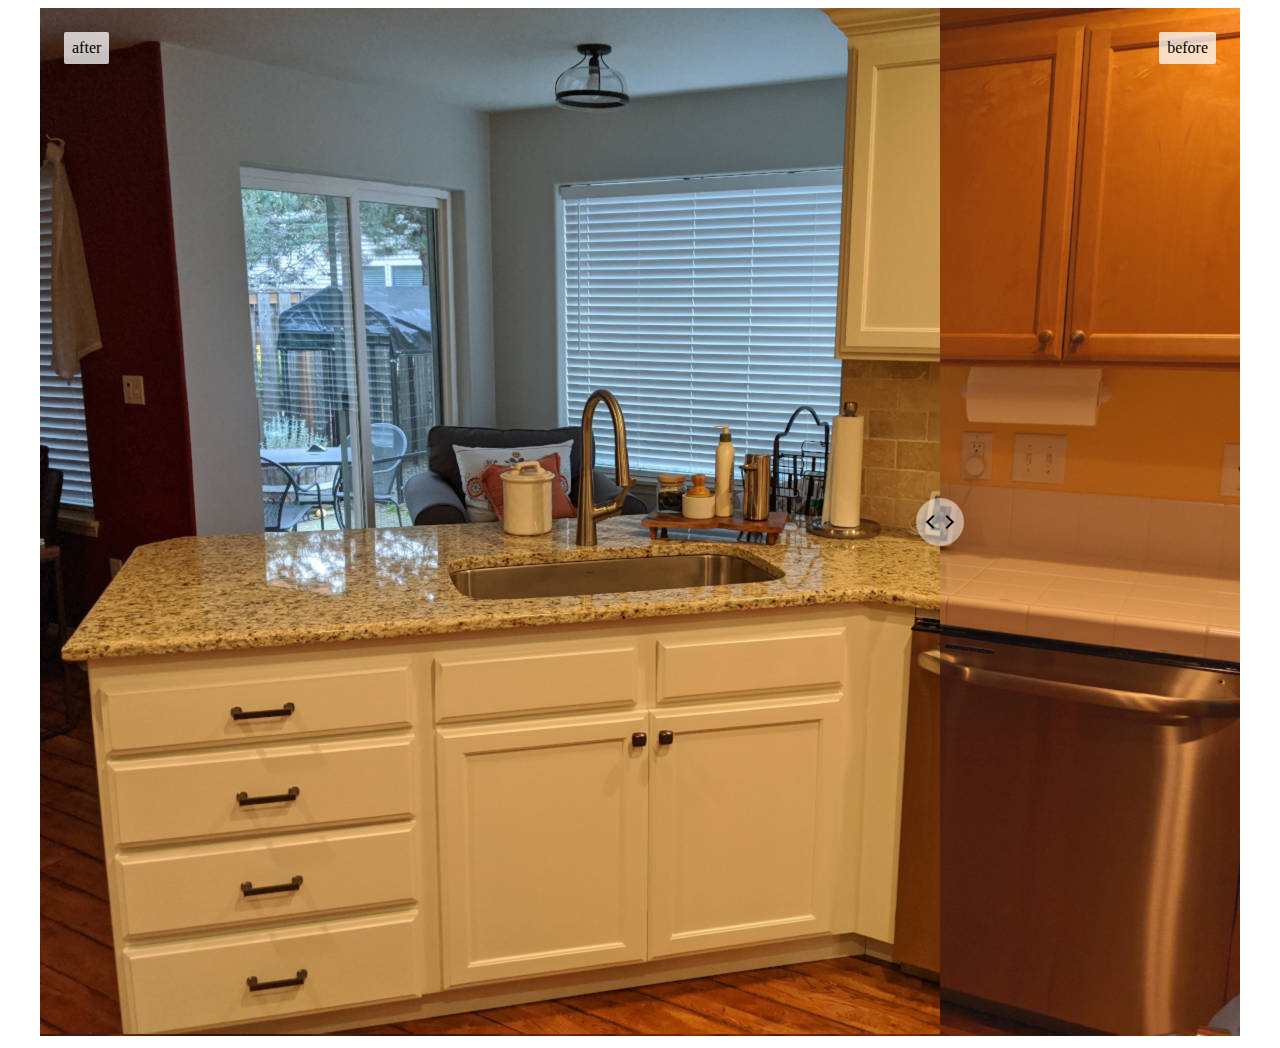
<file: kitchen-2019/index.html>
<!DOCTYPE HTML PUBLIC "-//W3C//DTD HTML 4.01//EN"
          "http://www.w3.org/TR/html4/strict.dtd">
<HTML>
  <meta charset="UTF-8">
  <Header>
    <Title>Kitchen Remodel 2019</Title>
    <script src="https://ajax.googleapis.com/ajax/libs/jquery/3.4.1/jquery.min.js"></script>
    <link rel="stylesheet" href="beerslider/BeerSlider.css">
    <Link type="text/javascript" src="beerslider/BeerSlider.js">
  </Header>

  <Body>
    <Center>
      <div id="kitchen" class="beer-slider" data-beer-label="before">
        <img src="before.jpg" alt="kitchen before remodel">
        <div class="beer-reveal" data-beer-label="after">
          <img src="after.jpg" alt="kitchen after remodel">
        </div>
      </div>
    </Center>
    <script src="beerslider/BeerSlider.js"></script>
    <script>
      var slider = new BeerSlider(document.getElementById("kitchen"),
				  { start: 75 });
    </script>
  </Body>
</HTML>
</file>
<file: kitchen-2019/beerslider/BeerSlider.css>
.beer-slider{display:inline-block;overflow:hidden;position:relative}.beer-slider *,.beer-slider:after,.beer-slider :after,.beer-slider:before,.beer-slider :before{box-sizing:border-box}.beer-slider img,.beer-slider svg{vertical-align:bottom}.beer-slider>*{height:100%}.beer-slider>img{height:auto;max-width:100%}.beer-reveal{left:0;opacity:0;overflow:hidden;position:absolute;right:50%;top:0;transition:opacity .35s;z-index:1}.beer-reveal>:first-child{height:100%;max-width:none;width:200%}.beer-reveal>img:first-child{height:auto}.beer-range{-moz-appearance:none;-ms-touch-action:auto;-webkit-appearance:slider-horizontal!important;bottom:0;cursor:pointer;height:100%;left:-1px;margin:0;opacity:0;position:absolute;top:0;touch-action:auto;width:calc(100% + 2px);z-index:2}.beer-range::-webkit-slider-thumb{-webkit-appearance:none;height:300vh}.beer-range::-moz-range-thumb{-webkit-appearance:none;height:300vh}.beer-range::-ms-tooltip{display:none}.beer-handle{background:hsla(0,0%,100%,.5);border-radius:50%;box-shadow:0 0 6px transparent;color:#000;height:48px;left:50%;opacity:0;pointer-events:none;position:absolute;top:50%;transform:translate3d(-50%,-50%,0);transition:background .3s,box-shadow .3s,opacity .5s .25s;width:48px;z-index:2}.beer-handle:after,.beer-handle:before{border-left:2px solid;border-top:2px solid;content:"";height:10px;position:absolute;top:50%;transform-origin:0 0;width:10px}.beer-handle:before{left:10px;transform:rotate(-45deg)}.beer-handle:after{right:0;transform:rotate(135deg)}.beer-range:focus~.beer-handle{background:hsla(0,0%,100%,.85);box-shadow:0 0 3px rgba(0,0,0,.4)}.beer-reveal[data-beer-label]:after,.beer-slider[data-beer-label]:after{background:hsla(0,0%,100%,.75);border-radius:.125rem;content:attr(data-beer-label);line-height:1;padding:.5rem;position:absolute;top:1.5rem}.beer-slider[data-beer-label]:after{right:1.5rem}.beer-reveal[data-beer-label]:after{left:1.5rem}.beer-reveal[data-beer-label=""]:after,.beer-slider[data-beer-label=""]:after{content:none}.beer-ready .beer-handle,.beer-ready .beer-reveal{opacity:1}
</file>
